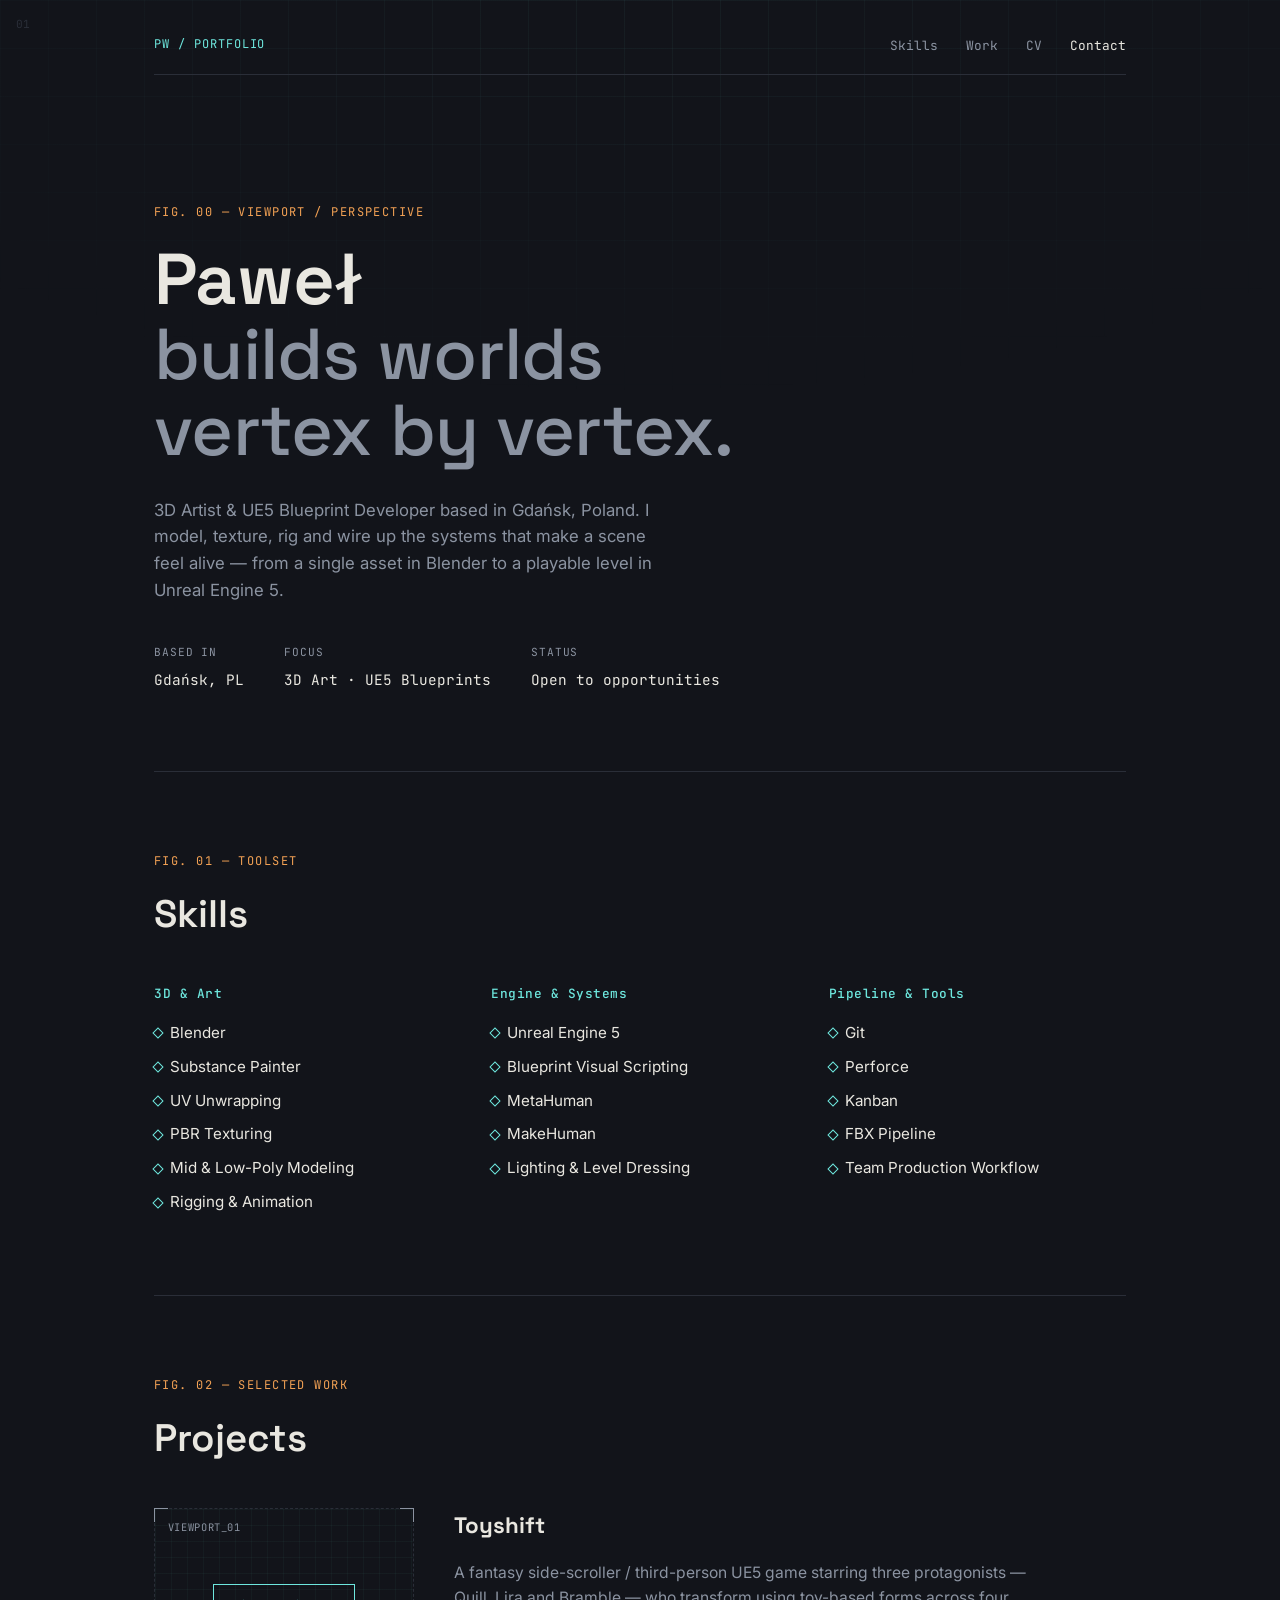
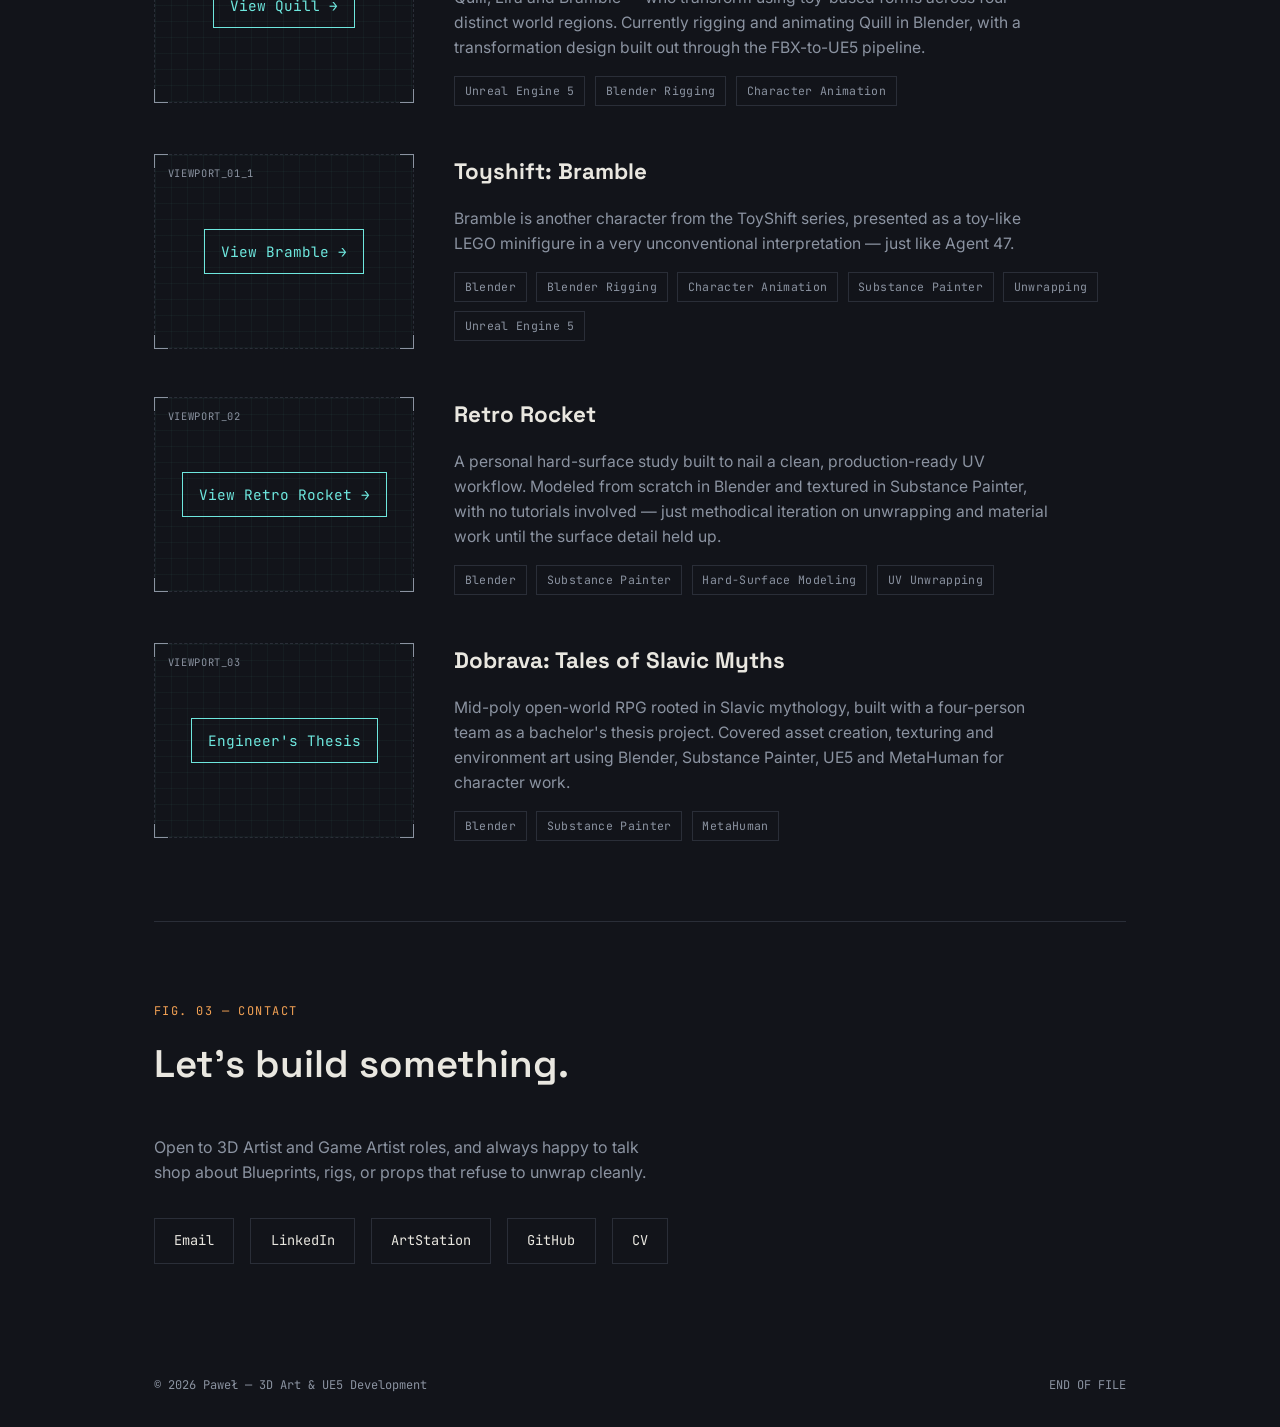
<file: index.html>
<!DOCTYPE html>
<html lang="en">
<head>
<meta charset="UTF-8">
<meta name="viewport" content="width=device-width, initial-scale=1.0">
<title>Paweł — 3D Artist &amp; UE5 Blueprint Developer</title>
<meta name="description" content="Portfolio of Paweł, 3D Artist and UE5 Blueprint Developer based in Gdańsk, Poland.">
<link rel="preconnect" href="https://fonts.googleapis.com">
<link rel="preconnect" href="https://fonts.gstatic.com" crossorigin>
<link href="https://fonts.googleapis.com/css2?family=Space+Grotesk:wght@400;500;600;700&family=Inter:wght@400;500;600&family=JetBrains+Mono:wght@400;500&display=swap" rel="stylesheet">
<link rel="stylesheet" href="style.css">
</head>
<body>

<div class="grid-overlay" aria-hidden="true"></div>

<header class="site-header">
  <div class="corner corner-tl" aria-hidden="true">01</div>
  <nav class="nav">
    <span class="nav-mark">PW / PORTFOLIO</span>
    <ul class="nav-links">
      <li><a href="#skills">Skills</a></li>
      <li><a href="#work">Work</a></li>
      <li><a href="cv.html">CV</a></li>
      <li><a href="#contact">Contact</a></li>
    </ul>
  </nav>
</header>

<main>

  <!-- HERO -->
  <section class="hero" id="top">
    <p class="eyebrow">FIG. 00 — VIEWPORT / PERSPECTIVE</p>
    <h1 class="hero-title">
      Paweł <span class="hero-title-sub">builds worlds<br>vertex by vertex.</span>
    </h1>
    <p class="hero-lede">
      3D Artist &amp; UE5 Blueprint Developer based in Gdańsk, Poland. I model, texture,
      rig and wire up the systems that make a scene feel alive — from a single asset
      in Blender to a playable level in Unreal Engine 5.
    </p>
    <div class="hero-meta">
      <span class="meta-item"><span class="meta-label">Based in</span>Gdańsk, PL</span>
      <span class="meta-item"><span class="meta-label">Focus</span>3D Art · UE5 Blueprints</span>
      <span class="meta-item"><span class="meta-label">Status</span>Open to opportunities</span>
    </div>
  </section>

  <!-- SKILLS -->
  <section class="skills" id="skills">
    <p class="section-label">FIG. 01 — TOOLSET</p>
    <h2 class="section-title">Skills</h2>

    <div class="skill-groups">
      <div class="skill-group">
        <h3 class="skill-group-title">3D &amp; Art</h3>
        <ul class="skill-tags">
          <li>Blender</li>
          <li>Substance Painter</li>
          <li>UV Unwrapping</li>
          <li>PBR Texturing</li>
          <li>Mid &amp; Low-Poly Modeling</li>
          <li>Rigging &amp; Animation</li>
        </ul>
      </div>
      <div class="skill-group">
        <h3 class="skill-group-title">Engine &amp; Systems</h3>
        <ul class="skill-tags">
          <li>Unreal Engine 5</li>
          <li>Blueprint Visual Scripting</li>
          <li>MetaHuman</li>
          <li>MakeHuman</li>
          <li>Lighting &amp; Level Dressing</li>
        </ul>
      </div>
      <div class="skill-group">
        <h3 class="skill-group-title">Pipeline &amp; Tools</h3>
        <ul class="skill-tags">
          <li>Git</li>
          <li>Perforce</li>
          <li>Kanban</li>
          <li>FBX Pipeline</li>
          <li>Team Production Workflow</li>
        </ul>
      </div>
    </div>
  </section>

  <!-- WORK -->
  <section class="work" id="work">
    <p class="section-label">FIG. 02 — SELECTED WORK</p>
    <h2 class="section-title">Projects</h2>

    <div class="project-list">

      <article class="project">
        <div class="project-viewport">
          <span class="viewport-corner tl"></span>
          <span class="viewport-corner tr"></span>
          <span class="viewport-corner bl"></span>
          <span class="viewport-corner br"></span>
          <span class="viewport-id">VIEWPORT_01</span>
          <a class="viewport-link" href="https://www.artstation.com/artwork/WdKYmG" target="_blank" rel="noopener">
            View Quill →
          </a>
        </div>
        <div class="project-body">
          <h3 class="project-title">Toyshift</h3>
          <p class="project-desc">
            A fantasy side-scroller / third-person UE5 game starring three
            protagonists — Quill, Lira and Bramble — who transform using toy-based
            forms across four distinct world regions. Currently rigging and animating
            Quill in Blender, with a transformation design built out
            through the FBX-to-UE5 pipeline.
          </p>
          <ul class="project-tags">
            <li>Unreal Engine 5</li>
            <li>Blender Rigging</li>
            <li>Character Animation</li>
          </ul>
        </div>
      </article>
      
      <article class="project">
        <div class="project-viewport">
          <span class="viewport-corner tl"></span>
          <span class="viewport-corner tr"></span>
          <span class="viewport-corner bl"></span>
          <span class="viewport-corner br"></span>
          <span class="viewport-id">VIEWPORT_01_1</span>
          <a class="viewport-link" href="https://www.artstation.com/artwork/b0KZkv" target="_blank" rel="noopener">
            View Bramble →
          </a>
        </div>
        <div class="project-body">
          <h3 class="project-title">Toyshift: Bramble</h3>
          <p class="project-desc">
            Bramble is another character from the ToyShift series, 
            presented as a toy-like LEGO minifigure in a very unconventional interpretation — just like Agent 47.
          </p>
          <ul class="project-tags">
            <li>Blender</li>
            <li>Blender Rigging</li>
            <li>Character Animation</li>
            <li>Substance Painter</li>
            <li>Unwrapping</li>
            <li>Unreal Engine 5</li>
          </ul>
        </div>
  </article>

      <article class="project">
        <div class="project-viewport">
          <span class="viewport-corner tl"></span>
          <span class="viewport-corner tr"></span>
          <span class="viewport-corner bl"></span>
          <span class="viewport-corner br"></span>
          <span class="viewport-id">VIEWPORT_02</span>
          <a class="viewport-link" href="https://www.artstation.com/artwork/O3qlDg" target="_blank" rel="noopener">
            View Retro Rocket →
          </a>
        </div>
        <div class="project-body">
          <h3 class="project-title">Retro Rocket</h3>
          <p class="project-desc">
            A personal hard-surface study built to nail a clean, production-ready
            UV workflow. Modeled from scratch in Blender and textured in Substance
            Painter, with no tutorials involved — just methodical iteration on
            unwrapping and material work until the surface detail held up.
          </p>
          <ul class="project-tags">
            <li>Blender</li>
            <li>Substance Painter</li>
            <li>Hard-Surface Modeling</li>
            <li>UV Unwrapping</li>
          </ul>
        </div>
      </article>

      <article class="project">
        <div class="project-viewport">
          <span class="viewport-corner tl"></span>
          <span class="viewport-corner tr"></span>
          <span class="viewport-corner bl"></span>
          <span class="viewport-corner br"></span>
          <span class="viewport-id">VIEWPORT_03</span>
          <a class="viewport-link" href="#" target="_blank" rel="noopener">
            Engineer's Thesis
          </a>
        </div>
        <div class="project-body">
          <h3 class="project-title">Dobrava: Tales of Slavic Myths</h3>
          <p class="project-desc">
            Mid-poly open-world RPG rooted in Slavic mythology, built with a
            four-person team as a bachelor's thesis project. Covered asset creation,
            texturing and environment art using Blender, Substance Painter, UE5 and
            MetaHuman for character work.
          </p>
          <ul class="project-tags">
            <li>Blender</li>
            <li>Substance Painter</li>
            <li>MetaHuman</li>
          </ul>
        </div>
      </article>
</div>
</section>

  <!-- CONTACT -->
  <section class="contact" id="contact">
    <p class="section-label">FIG. 03 — CONTACT</p>
    <h2 class="section-title">Let's build something.</h2>
    <p class="contact-lede">
      Open to 3D Artist and Game Artist roles, and always happy to talk shop about
      Blueprints, rigs, or props that refuse to unwrap cleanly.
    </p>
    <div class="contact-links">
      <a href="mailto:beigerpawel@gmail.com" class="contact-link">Email</a>
      <a href="https://linkedin.com/in/pawelbeiger" class="contact-link" target="_blank" rel="noopener">LinkedIn</a>
      <a href="https://www.artstation.com/actorn" class="contact-link" target="_blank" rel="noopener">ArtStation</a>
      <a href="https://github.com/P4steo" class="contact-link" target="_blank" rel="noopener">GitHub</a>
      <a href="cv.html" class="contact-link">CV</a>
    </div>
  </section>

</main>

<footer class="site-footer">
  <span>© <span id="year"></span> Paweł — 3D Art &amp; UE5 Development</span>
  <span class="footer-mark">END OF FILE</span>
</footer>

<script src="script.js"></script>
</body>
</html>
</file>
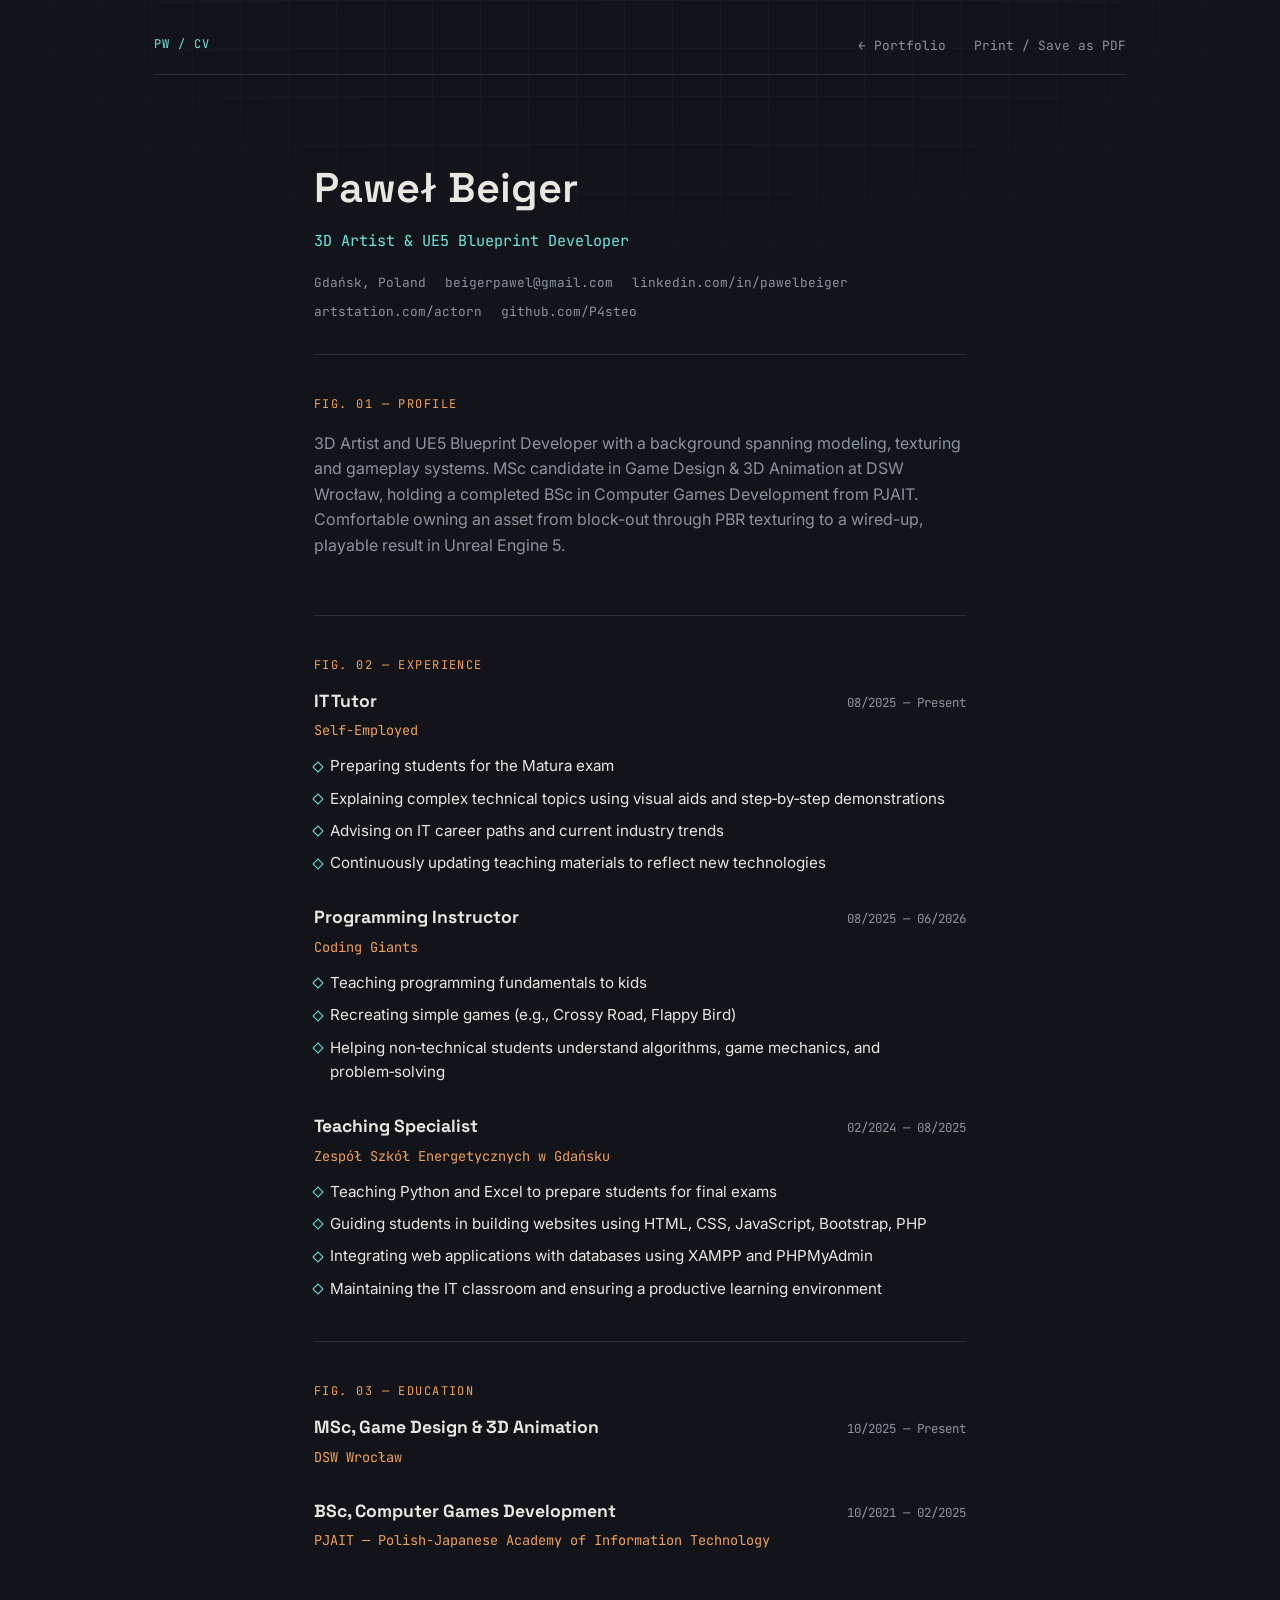
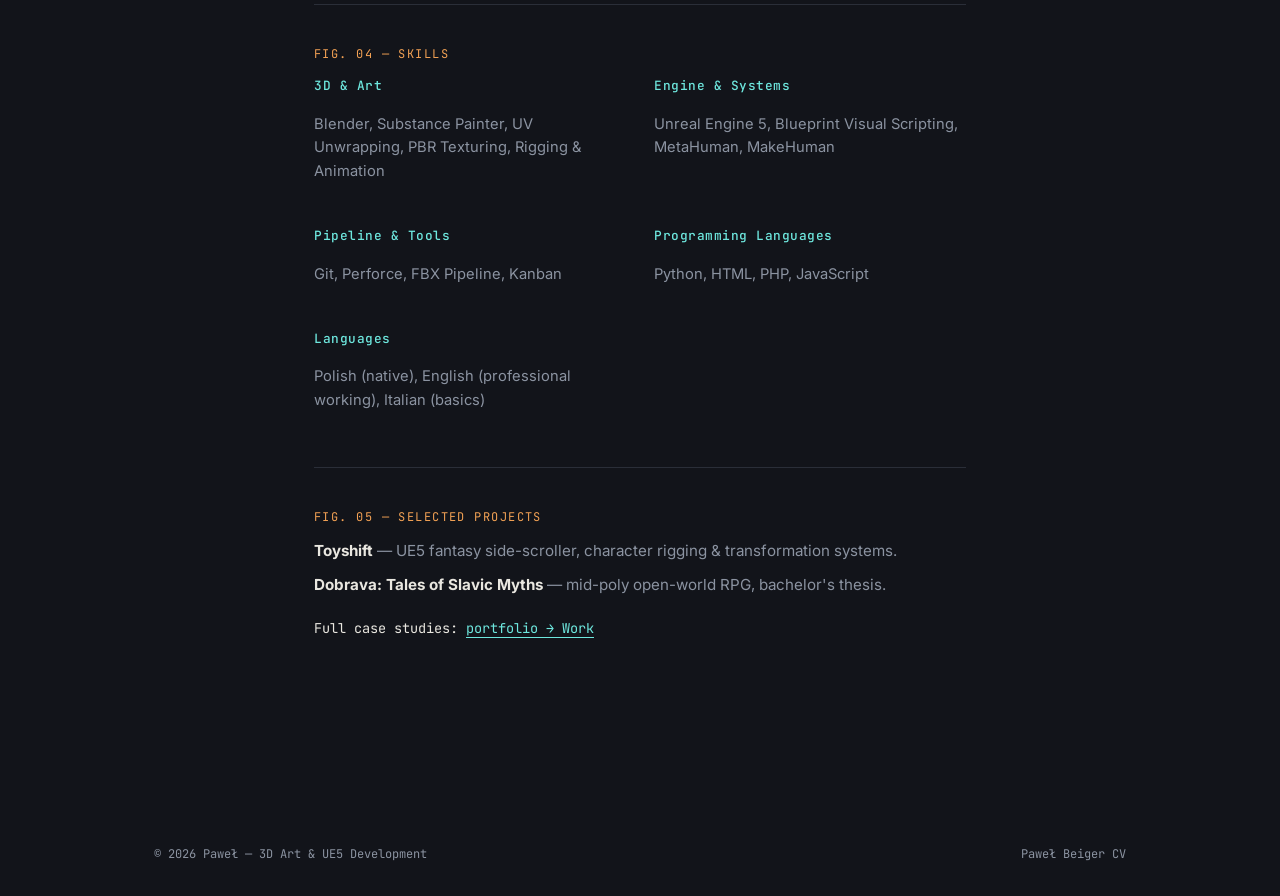
<file: cv.html>
<!DOCTYPE html>
<html lang="en">
<head>
<meta charset="UTF-8">
<meta name="viewport" content="width=device-width, initial-scale=1.0">
<title>Paweł — CV / 3D Artist</title>
<link rel="preconnect" href="https://fonts.googleapis.com">
<link rel="preconnect" href="https://fonts.gstatic.com" crossorigin>
<link href="https://fonts.googleapis.com/css2?family=Space+Grotesk:wght@400;500;600;700&family=Inter:wght@400;500;600&family=JetBrains+Mono:wght@400;500&display=swap" rel="stylesheet">
<link rel="stylesheet" href="style.css">
<link rel="stylesheet" href="cv.css">
</head>
<body class="cv-page">

<div class="grid-overlay" aria-hidden="true"></div>

<header class="site-header">
  <nav class="nav">
    <span class="nav-mark">PW / CV</span>
    <ul class="nav-links">
      <li><a href="index.html">← Portfolio</a></li>
      <li><a href="#" id="print-btn">Print / Save as PDF</a></li>
    </ul>
  </nav>
</header>

<main class="cv-sheet">

  <!-- HEADER -->
  <section class="cv-block cv-identity">
    <h1 class="cv-name">Paweł Beiger</h1>
    <p class="cv-role">3D Artist &amp; UE5 Blueprint Developer</p>
    <ul class="cv-contact-line">
      <li>Gdańsk, Poland</li>
      <li>beigerpawel@gmail.com</li>
      <li>linkedin.com/in/pawelbeiger</li>
      <li>artstation.com/actorn</li>
      <li>github.com/P4steo</li>
    </ul>
  </section>

  <!-- PROFILE -->
  <section class="cv-block">
    <p class="section-label">FIG. 01 — PROFILE</p>
    <p class="cv-profile">
      3D Artist and UE5 Blueprint Developer with a background spanning modeling,
      texturing and gameplay systems. MSc candidate in Game Design &amp; 3D Animation
      at DSW Wrocław, holding a completed BSc in Computer Games Development from
      PJAIT. Comfortable owning an asset from block-out through PBR texturing to a
      wired-up, playable result in Unreal Engine 5.
    </p>
  </section>

  <!-- EXPERIENCE -->
  <section class="cv-block">
    <p class="section-label">FIG. 02 — EXPERIENCE</p>

    <article class="cv-entry">
      <div class="cv-entry-head">
        <h3 class="cv-entry-title">IT Tutor</h3>
        <span class="cv-entry-date"> 08/2025 — Present</span>
      </div>
      <p class="cv-entry-org">Self‑Employed</p>
      <ul class="cv-entry-points">
        <li>Preparing students for the Matura exam</li>
        <li>Explaining complex technical topics using visual aids and step‑by‑step demonstrations</li>
        <li>Advising on IT career paths and current industry trends</li>
        <li>Continuously updating teaching materials to reflect new technologies</li>
      </ul>
    </article>

    <article class="cv-entry">
      <div class="cv-entry-head">
        <h3 class="cv-entry-title">Programming Instructor</h3>
        <span class="cv-entry-date"> 08/2025 — 06/2026</span>
      </div>
      <p class="cv-entry-org">Coding Giants</p>
      <ul class="cv-entry-points">
        <li>Teaching programming fundamentals to kids</li>
        <li> Recreating simple games (e.g., Crossy Road, Flappy Bird)</li>
        <li> Helping non‑technical students understand algorithms, game mechanics, and
problem‑solving</li>
      </ul>
    </article>

    <article class="cv-entry">
      <div class="cv-entry-head">
        <h3 class="cv-entry-title">Teaching Specialist</h3>
        <span class="cv-entry-date"> 02/2024 — 08/2025</span>
      </div>
      <p class="cv-entry-org">Zespół Szkół Energetycznych w Gdańsku</p>
      <ul class="cv-entry-points">
        <li>Teaching Python and Excel to prepare students for final exams</li>
        <li>Guiding students in building websites using HTML, CSS, JavaScript, Bootstrap, PHP</li>
        <li>Integrating web applications with databases using XAMPP and PHPMyAdmin</li>
        <li>Maintaining the IT classroom and ensuring a productive learning environment</li>
      </ul>
    </article>
  </section>

  <!-- EDUCATION -->
  <section class="cv-block">
    <p class="section-label">FIG. 03 — EDUCATION</p>

    <article class="cv-entry">
      <div class="cv-entry-head">
        <h3 class="cv-entry-title">MSc, Game Design &amp; 3D Animation</h3>
        <span class="cv-entry-date">10/2025 — Present</span>
      </div>
      <p class="cv-entry-org">DSW Wrocław</p>
    </article>

    <article class="cv-entry">
      <div class="cv-entry-head">
        <h3 class="cv-entry-title">BSc, Computer Games Development</h3>
        <span class="cv-entry-date">10/2021 — 02/2025</span>
      </div>
      <p class="cv-entry-org">PJAIT — Polish-Japanese Academy of Information Technology</p>
    </article>
  </section>

  <!-- SKILLS -->
  <section class="cv-block">
    <p class="section-label">FIG. 04 — SKILLS</p>
    <div class="cv-skill-grid">
      <div>
        <h3 class="skill-group-title">3D &amp; Art</h3>
        <p class="cv-skill-line">Blender, Substance Painter, UV Unwrapping, PBR Texturing, Rigging &amp; Animation</p>
      </div>
      <div>
        <h3 class="skill-group-title">Engine &amp; Systems</h3>
        <p class="cv-skill-line">Unreal Engine 5, Blueprint Visual Scripting, MetaHuman, MakeHuman</p>
      </div>
      <div>
        <h3 class="skill-group-title">Pipeline &amp; Tools</h3>
        <p class="cv-skill-line">Git, Perforce, FBX Pipeline, Kanban</p>
      </div>
       <div>
        <h3 class="skill-group-title">Programming Languages</h3>
        <p class="cv-skill-line">Python, HTML, PHP, JavaScript</p>
      </div>
      <div>
        <h3 class="skill-group-title">Languages</h3>
        <p class="cv-skill-line">Polish (native), English (professional working), Italian (basics)</p>
      </div>
    </div>
  </section>

  <!-- SELECTED PROJECTS -->
  <section class="cv-block">
    <p class="section-label">FIG. 05 — SELECTED PROJECTS</p>
    <ul class="cv-project-list">
      <li><strong>Toyshift</strong> — UE5 fantasy side-scroller, character rigging &amp; transformation systems.</li>
      <li><strong>Dobrava: Tales of Slavic Myths</strong> — mid-poly open-world RPG, bachelor's thesis.</li>
    </ul>
    <p class="cv-portfolio-pointer">Full case studies: <a href="index.html#work">portfolio → Work</a></p>
  </section>

</main>

<footer class="site-footer">
  <span>© <span id="year"></span> Paweł — 3D Art &amp; UE5 Development</span>
  <span class="footer-mark">Paweł Beiger CV</span>
</footer>

<script src="script.js"></script>
<script>
  document.getElementById('print-btn').addEventListener('click', function(e){
    e.preventDefault();
    window.print();
  });
</script>
</body>
</html>
</file>
<file: style.css>
/* ============================================
   TOKENS
   ============================================ */
:root{
  --bg: #12141a;
  --bg-panel: #1a1d25;
  --ink: #e9e7e0;
  --ink-dim: #8b93a1;
  --line: #2a2e38;
  --cyan: #6ee7de;
  --amber: #f2a154;

  --font-display: 'Space Grotesk', sans-serif;
  --font-body: 'Inter', sans-serif;
  --font-mono: 'JetBrains Mono', monospace;

  --gutter: clamp(1.5rem, 5vw, 4rem);
  --max-w: 1100px;
}

*{ box-sizing: border-box; }

html{ scroll-behavior: smooth; }

body{
  margin: 0;
  background: var(--bg);
  color: var(--ink);
  font-family: var(--font-body);
  line-height: 1.6;
  -webkit-font-smoothing: antialiased;
}

a{ color: inherit; text-decoration: none; }

ul{ list-style: none; margin: 0; padding: 0; }

h1, h2, h3{ font-family: var(--font-display); margin: 0; }

/* ============================================
   BLUEPRINT GRID BACKGROUND (signature element)
   ============================================ */
.grid-overlay{
  position: fixed;
  inset: 0;
  pointer-events: none;
  z-index: 0;
  background-image:
    linear-gradient(rgba(110,231,222,0.05) 1px, transparent 1px),
    linear-gradient(90deg, rgba(110,231,222,0.05) 1px, transparent 1px);
  background-size: 48px 48px;
  mask-image: radial-gradient(ellipse 100% 60% at 50% 0%, black 0%, transparent 75%);
}

/* ============================================
   LAYOUT SHELL
   ============================================ */
main, header, footer{
  position: relative;
  z-index: 1;
  max-width: var(--max-w);
  margin: 0 auto;
  padding-left: var(--gutter);
  padding-right: var(--gutter);
}

/* ============================================
   HEADER / NAV
   ============================================ */
.site-header{
  padding-top: 2rem;
  padding-bottom: 1rem;
}

.nav{
  display: flex;
  align-items: center;
  justify-content: space-between;
  border-bottom: 1px solid var(--line);
  padding-bottom: 1rem;
}

.nav-mark{
  font-family: var(--font-mono);
  font-size: 0.75rem;
  letter-spacing: 0.08em;
  color: var(--cyan);
}

.nav-links{
  display: flex;
  gap: 1.75rem;
}

.nav-links a{
  font-family: var(--font-mono);
  font-size: 0.8rem;
  color: var(--ink-dim);
  transition: color 0.2s ease;
}

.nav-links a:hover{ color: var(--ink); }

.corner{
  position: fixed;
  top: 1rem;
  left: 1rem;
  font-family: var(--font-mono);
  font-size: 0.7rem;
  color: var(--line);
  z-index: 0;
}

/* ============================================
   HERO
   ============================================ */
.hero{
  padding-top: clamp(3rem, 10vw, 7rem);
  padding-bottom: clamp(3rem, 8vw, 5rem);
  border-bottom: 1px solid var(--line);
}

.eyebrow{
  font-family: var(--font-mono);
  font-size: 0.75rem;
  letter-spacing: 0.12em;
  color: var(--amber);
  margin: 0 0 1.25rem;
}

.hero-title{
  font-size: clamp(2.4rem, 7vw, 4.5rem);
  font-weight: 600;
  line-height: 1.05;
  letter-spacing: -0.01em;
}

.hero-title-sub{
  display: block;
  color: var(--ink-dim);
  font-weight: 500;
}

.hero-lede{
  max-width: 46ch;
  margin-top: 1.75rem;
  color: var(--ink-dim);
  font-size: 1.05rem;
}

.hero-meta{
  display: flex;
  flex-wrap: wrap;
  gap: 2.5rem;
  margin-top: 2.5rem;
}

.meta-item{
  font-family: var(--font-mono);
  font-size: 0.9rem;
  display: flex;
  flex-direction: column;
  gap: 0.35rem;
}

.meta-label{
  font-size: 0.7rem;
  letter-spacing: 0.08em;
  color: var(--ink-dim);
  text-transform: uppercase;
}

/* ============================================
   SECTION LABELS (shared)
   ============================================ */
.section-label{
  font-family: var(--font-mono);
  font-size: 0.75rem;
  letter-spacing: 0.12em;
  color: var(--amber);
  margin: 0 0 0.75rem;
}

.section-title{
  font-size: clamp(1.8rem, 4vw, 2.4rem);
  font-weight: 600;
  margin-bottom: 2.5rem;
}

/* ============================================
   SKILLS
   ============================================ */
.skills{
  padding-top: clamp(3rem, 8vw, 5rem);
  padding-bottom: clamp(3rem, 8vw, 5rem);
  border-bottom: 1px solid var(--line);
}

.skill-groups{
  display: grid;
  grid-template-columns: repeat(auto-fit, minmax(220px, 1fr));
  gap: 2.5rem;
}

.skill-group-title{
  font-family: var(--font-mono);
  font-size: 0.8rem;
  color: var(--cyan);
  letter-spacing: 0.04em;
  margin-bottom: 1rem;
  font-weight: 500;
}

.skill-tags{
  display: flex;
  flex-direction: column;
  gap: 0.6rem;
}

.skill-tags li{
  font-size: 0.95rem;
  padding-left: 1rem;
  position: relative;
  color: var(--ink);
}

.skill-tags li::before{
  content: "";
  position: absolute;
  left: 0;
  top: 0.55em;
  width: 6px;
  height: 6px;
  border: 1px solid var(--cyan);
  transform: rotate(45deg);
}

/* ============================================
   WORK / PROJECTS
   ============================================ */
.work{
  padding-top: clamp(3rem, 8vw, 5rem);
  padding-bottom: clamp(3rem, 8vw, 5rem);
  border-bottom: 1px solid var(--line);
}

.project-list{
  display: flex;
  flex-direction: column;
  gap: 3rem;
}

.project{
  display: grid;
  grid-template-columns: 260px 1fr;
  gap: 2.5rem;
  align-items: start;
}

@media (max-width: 720px){
  .project{ grid-template-columns: 1fr; }
}

/* the "viewport frame" replaces a thumbnail image with a linked technical frame */
.project-viewport{
  position: relative;
  aspect-ratio: 4 / 3;
  border: 1px dashed var(--line);
  background:
    linear-gradient(rgba(110,231,222,0.04) 1px, transparent 1px),
    linear-gradient(90deg, rgba(110,231,222,0.04) 1px, transparent 1px);
  background-size: 16px 16px;
  display: flex;
  align-items: center;
  justify-content: center;
  padding: 1rem;
  transition: border-color 0.2s ease, background-color 0.2s ease;
}

.project-viewport:hover{
  border-color: var(--cyan);
  background-color: rgba(110,231,222,0.03);
}

.viewport-corner{
  position: absolute;
  width: 14px;
  height: 14px;
  border: 1px solid var(--ink-dim);
}
.viewport-corner.tl{ top: -1px; left: -1px; border-width: 1px 0 0 1px; }
.viewport-corner.tr{ top: -1px; right: -1px; border-width: 1px 1px 0 0; }
.viewport-corner.bl{ bottom: -1px; left: -1px; border-width: 0 0 1px 1px; }
.viewport-corner.br{ bottom: -1px; right: -1px; border-width: 0 1px 1px 0; }

.viewport-id{
  position: absolute;
  top: 0.6rem;
  left: 0.8rem;
  font-family: var(--font-mono);
  font-size: 0.65rem;
  letter-spacing: 0.06em;
  color: var(--ink-dim);
}

.viewport-link{
  font-family: var(--font-mono);
  font-size: 0.9rem;
  text-align: center;
  color: var(--cyan);
  padding: 0.6rem 1rem;
  border: 1px solid var(--cyan);
}

.viewport-link:hover{
  background: var(--cyan);
  color: var(--bg);
}

.project-title{
  font-size: 1.4rem;
  margin-bottom: 0.75rem;
}

.project-desc{
  color: var(--ink-dim);
  max-width: 60ch;
  font-size: 0.98rem;
}

.project-tags{
  display: flex;
  flex-wrap: wrap;
  gap: 0.6rem;
  margin-top: 1rem;
}

.project-tags li{
  font-family: var(--font-mono);
  font-size: 0.72rem;
  letter-spacing: 0.03em;
  color: var(--ink-dim);
  border: 1px solid var(--line);
  padding: 0.3rem 0.6rem;
}

/* ============================================
   CONTACT
   ============================================ */
.contact{
  padding-top: clamp(3rem, 8vw, 5rem);
  padding-bottom: clamp(3rem, 8vw, 5rem);
}

.contact-lede{
  max-width: 50ch;
  color: var(--ink-dim);
  margin-bottom: 2rem;
}

.contact-links{
  display: flex;
  flex-wrap: wrap;
  gap: 1rem;
}

.contact-link{
  font-family: var(--font-mono);
  font-size: 0.85rem;
  border: 1px solid var(--line);
  padding: 0.7rem 1.2rem;
  transition: border-color 0.2s ease, color 0.2s ease;
}

.contact-link:hover{
  border-color: var(--cyan);
  color: var(--cyan);
}

/* ============================================
   FOOTER
   ============================================ */
.site-footer{
  display: flex;
  justify-content: space-between;
  padding-top: 2rem;
  padding-bottom: 2rem;
  font-family: var(--font-mono);
  font-size: 0.75rem;
  color: var(--ink-dim);
}

/* ============================================
   ACCESSIBILITY
   ============================================ */
a:focus-visible,
button:focus-visible{
  outline: 2px solid var(--cyan);
  outline-offset: 2px;
}

@media (prefers-reduced-motion: reduce){
  html{ scroll-behavior: auto; }
}
</file>
<file: cv.css>
/* Extends style.css with resume-sheet specific rules */

.cv-sheet{
  padding-top: clamp(2.5rem, 6vw, 4rem);
  padding-bottom: 5rem;
  max-width: 780px;
}

.cv-block{
  padding-bottom: 2.5rem;
  margin-bottom: 2.5rem;
  border-bottom: 1px solid var(--line);
}

.cv-block:last-of-type{
  border-bottom: none;
}

.cv-identity{
  padding-bottom: 2rem;
}

.cv-name{
  font-size: clamp(1.9rem, 5vw, 2.6rem);
  font-weight: 600;
}

.cv-role{
  font-family: var(--font-mono);
  color: var(--cyan);
  margin-top: 0.5rem;
  font-size: 0.95rem;
}

.cv-contact-line{
  display: flex;
  flex-wrap: wrap;
  gap: 0.5rem 1.2rem;
  margin-top: 1.25rem;
  font-family: var(--font-mono);
  font-size: 0.8rem;
  color: var(--ink-dim);
}

.cv-contact-line li::after{
  content: '';
}

.cv-profile{
  max-width: 65ch;
  color: var(--ink-dim);
}

.cv-entry{
  margin-bottom: 1.75rem;
}

.cv-entry:last-child{ margin-bottom: 0; }

.cv-entry-head{
  display: flex;
  justify-content: space-between;
  align-items: baseline;
  gap: 1rem;
  flex-wrap: wrap;
}

.cv-entry-title{
  font-size: 1.1rem;
}

.cv-entry-date{
  font-family: var(--font-mono);
  font-size: 0.78rem;
  color: var(--ink-dim);
  white-space: nowrap;
}

.cv-entry-org{
  font-family: var(--font-mono);
  font-size: 0.85rem;
  color: var(--amber);
  margin: 0.35rem 0 0.75rem;
}

.cv-entry-points{
  display: flex;
  flex-direction: column;
  gap: 0.5rem;
}

.cv-entry-points li{
  position: relative;
  padding-left: 1rem;
  font-size: 0.95rem;
  color: var(--ink);
}

.cv-entry-points li::before{
  content: "";
  position: absolute;
  left: 0;
  top: 0.55em;
  width: 6px;
  height: 6px;
  border: 1px solid var(--cyan);
  transform: rotate(45deg);
}

.cv-skill-grid{
  display: grid;
  grid-template-columns: repeat(auto-fit, minmax(220px, 1fr));
  gap: 1.75rem;
}

.cv-skill-line{
  color: var(--ink-dim);
  font-size: 0.92rem;
  margin-top: 0.5rem;
}

.cv-project-list{
  display: flex;
  flex-direction: column;
  gap: 0.6rem;
}

.cv-project-list li{
  font-size: 0.95rem;
  color: var(--ink-dim);
}

.cv-project-list strong{
  color: var(--ink);
}

.cv-portfolio-pointer{
  margin-top: 1.25rem;
  font-family: var(--font-mono);
  font-size: 0.85rem;
}

.cv-portfolio-pointer a{
  color: var(--cyan);
  border-bottom: 1px solid var(--cyan);
}

/* Print styles: strip the dark theme for a clean, ink-friendly PDF */
@media print{
  .grid-overlay, .site-header, .site-footer{ display: none; }
  body{ background: #fff; color: #111; }
  .cv-sheet{ max-width: 100%; padding: 0; }
  .section-label{ color: #b5651d; }
  .cv-role, .cv-entry-org{ color: #333; }
  .cv-profile, .cv-skill-line, .cv-project-list li, .cv-entry-date, .cv-contact-line{ color: #444; }
  .cv-block{ border-color: #ddd; break-inside: avoid; }
  .cv-entry-points li::before{ border-color: #b5651d; }
}
</file>
